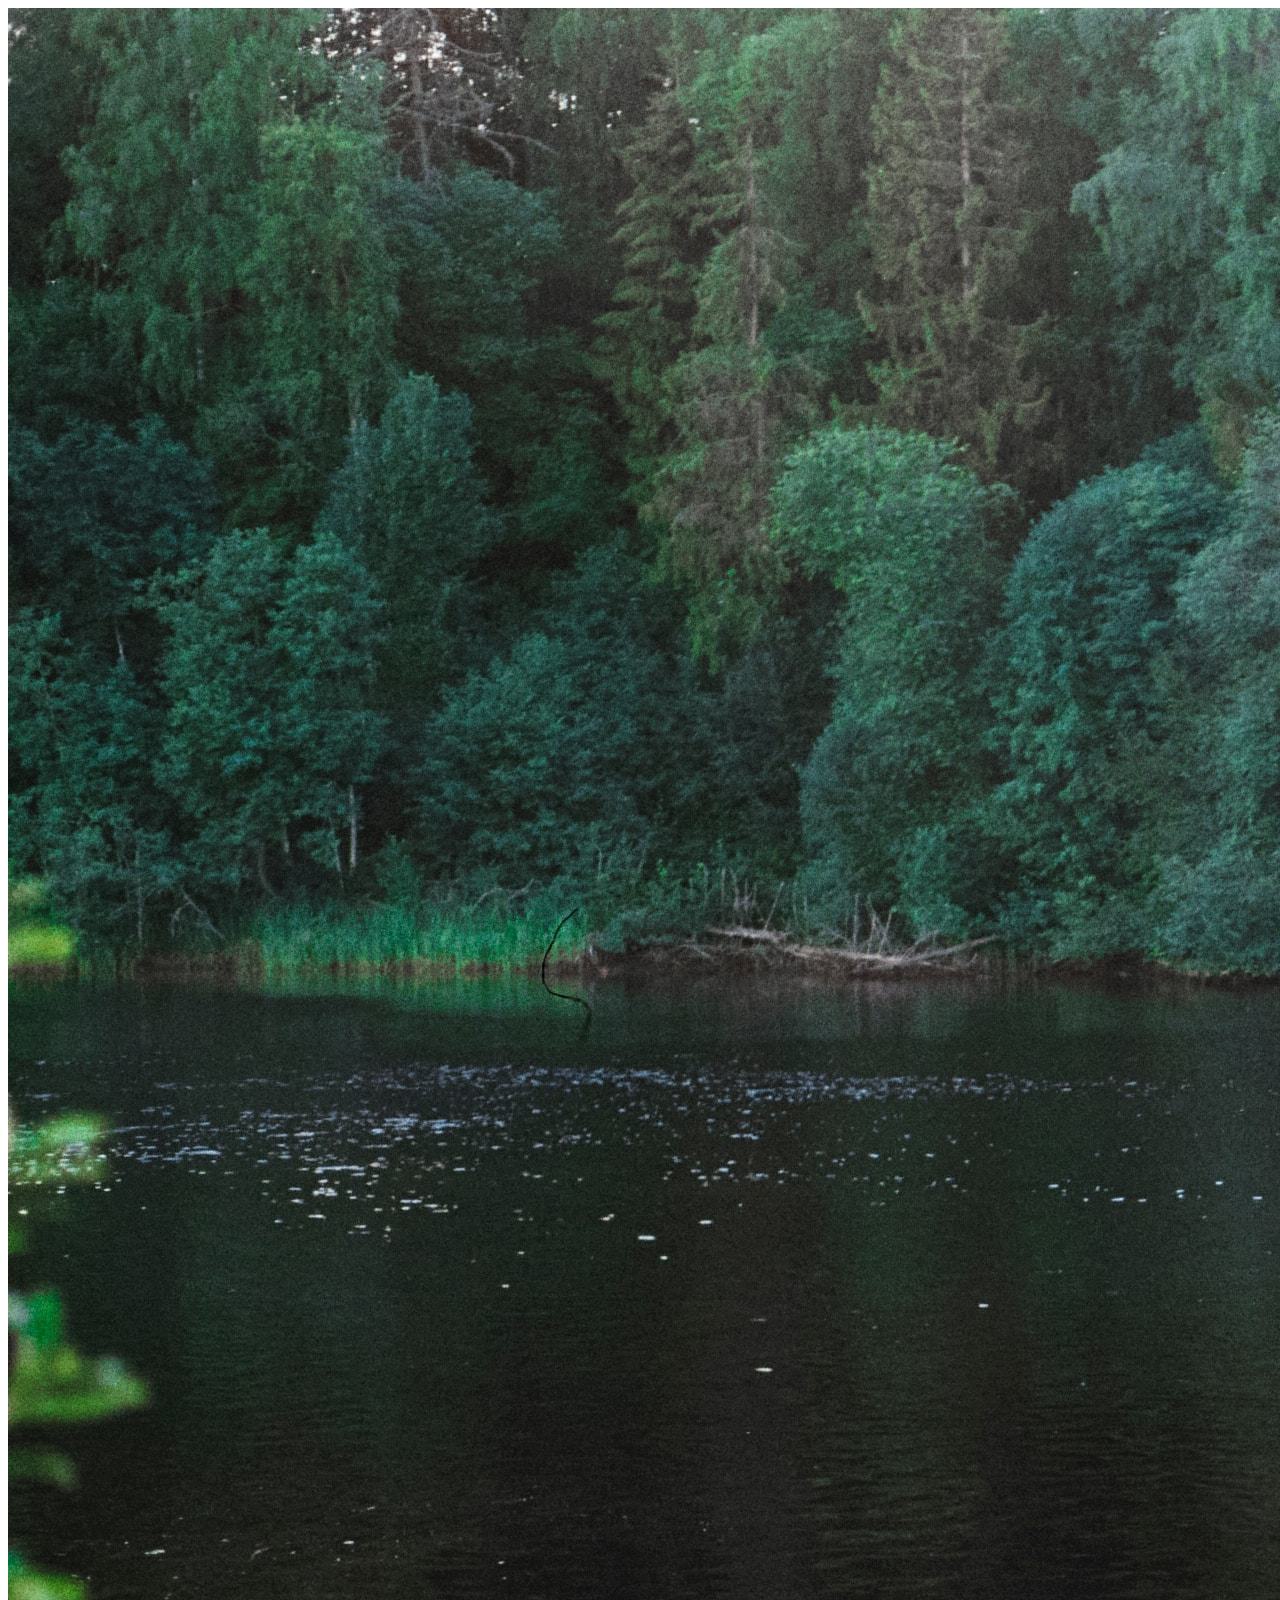
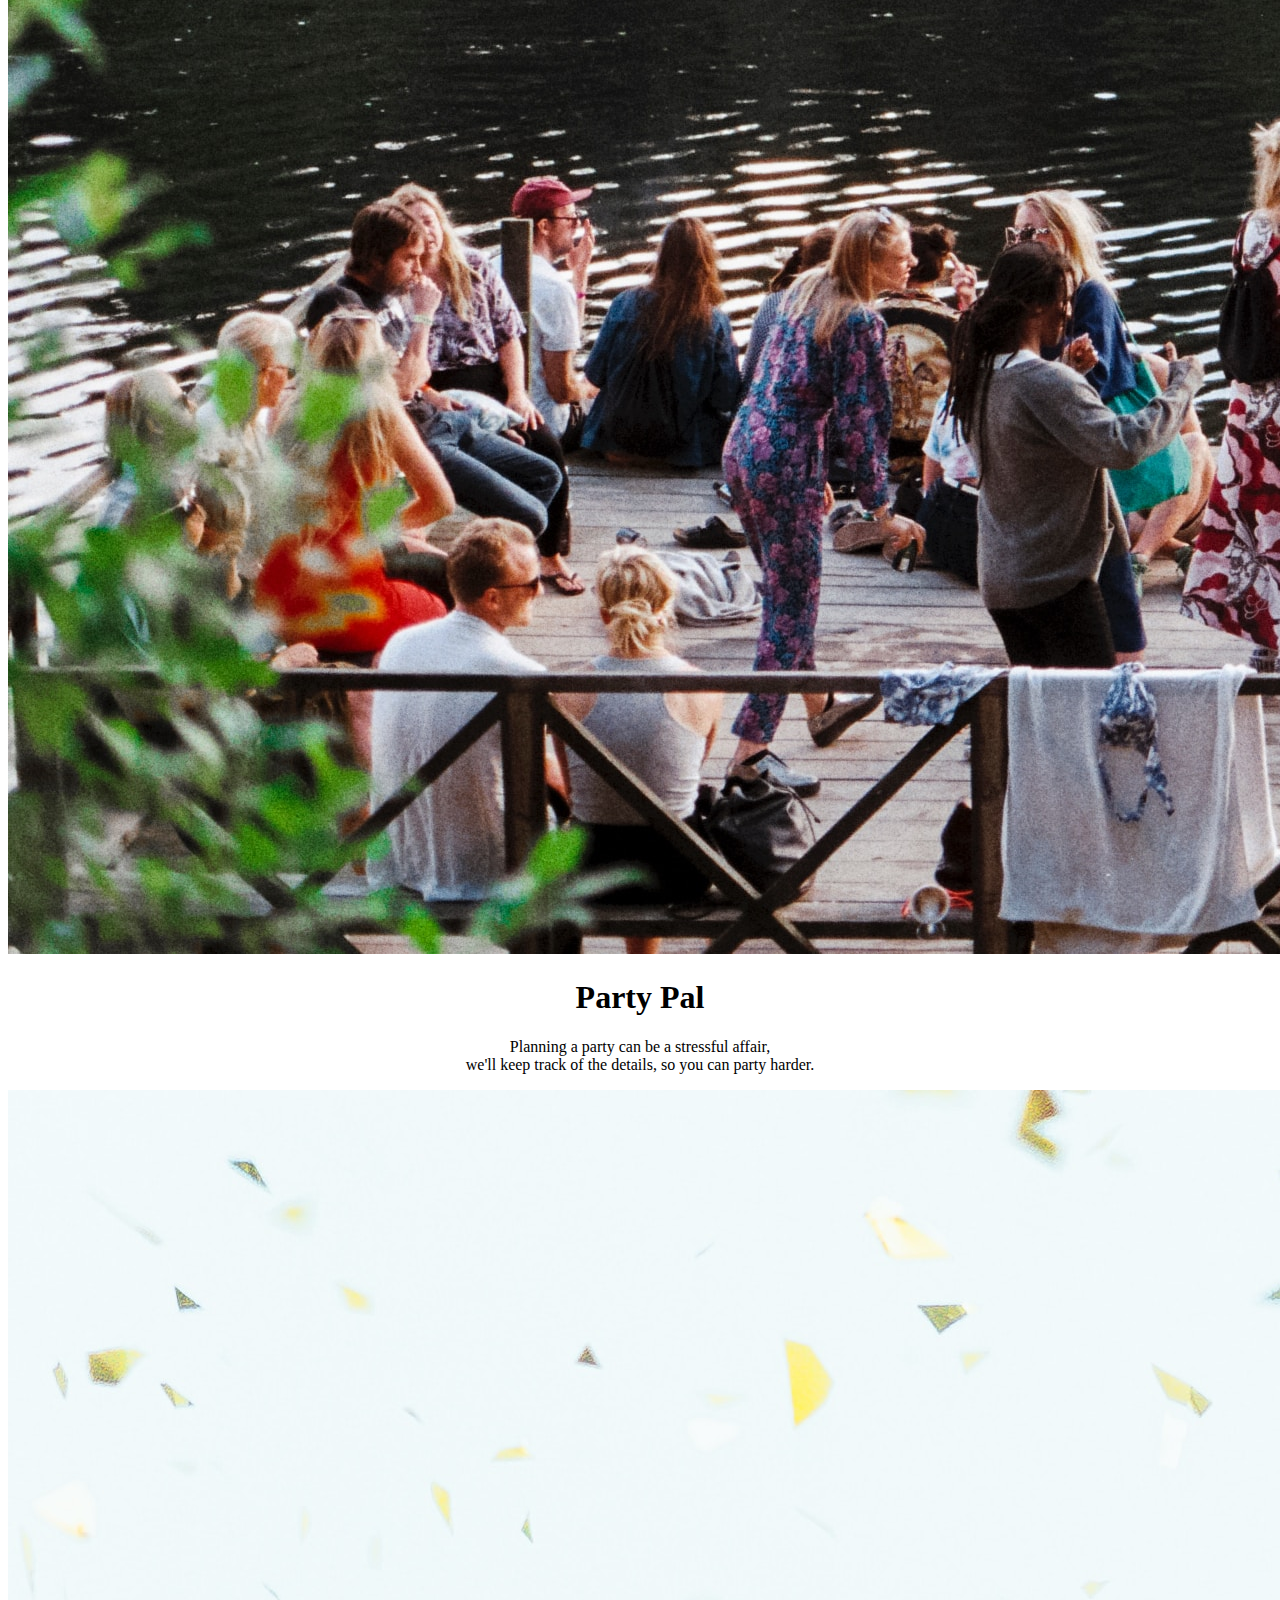
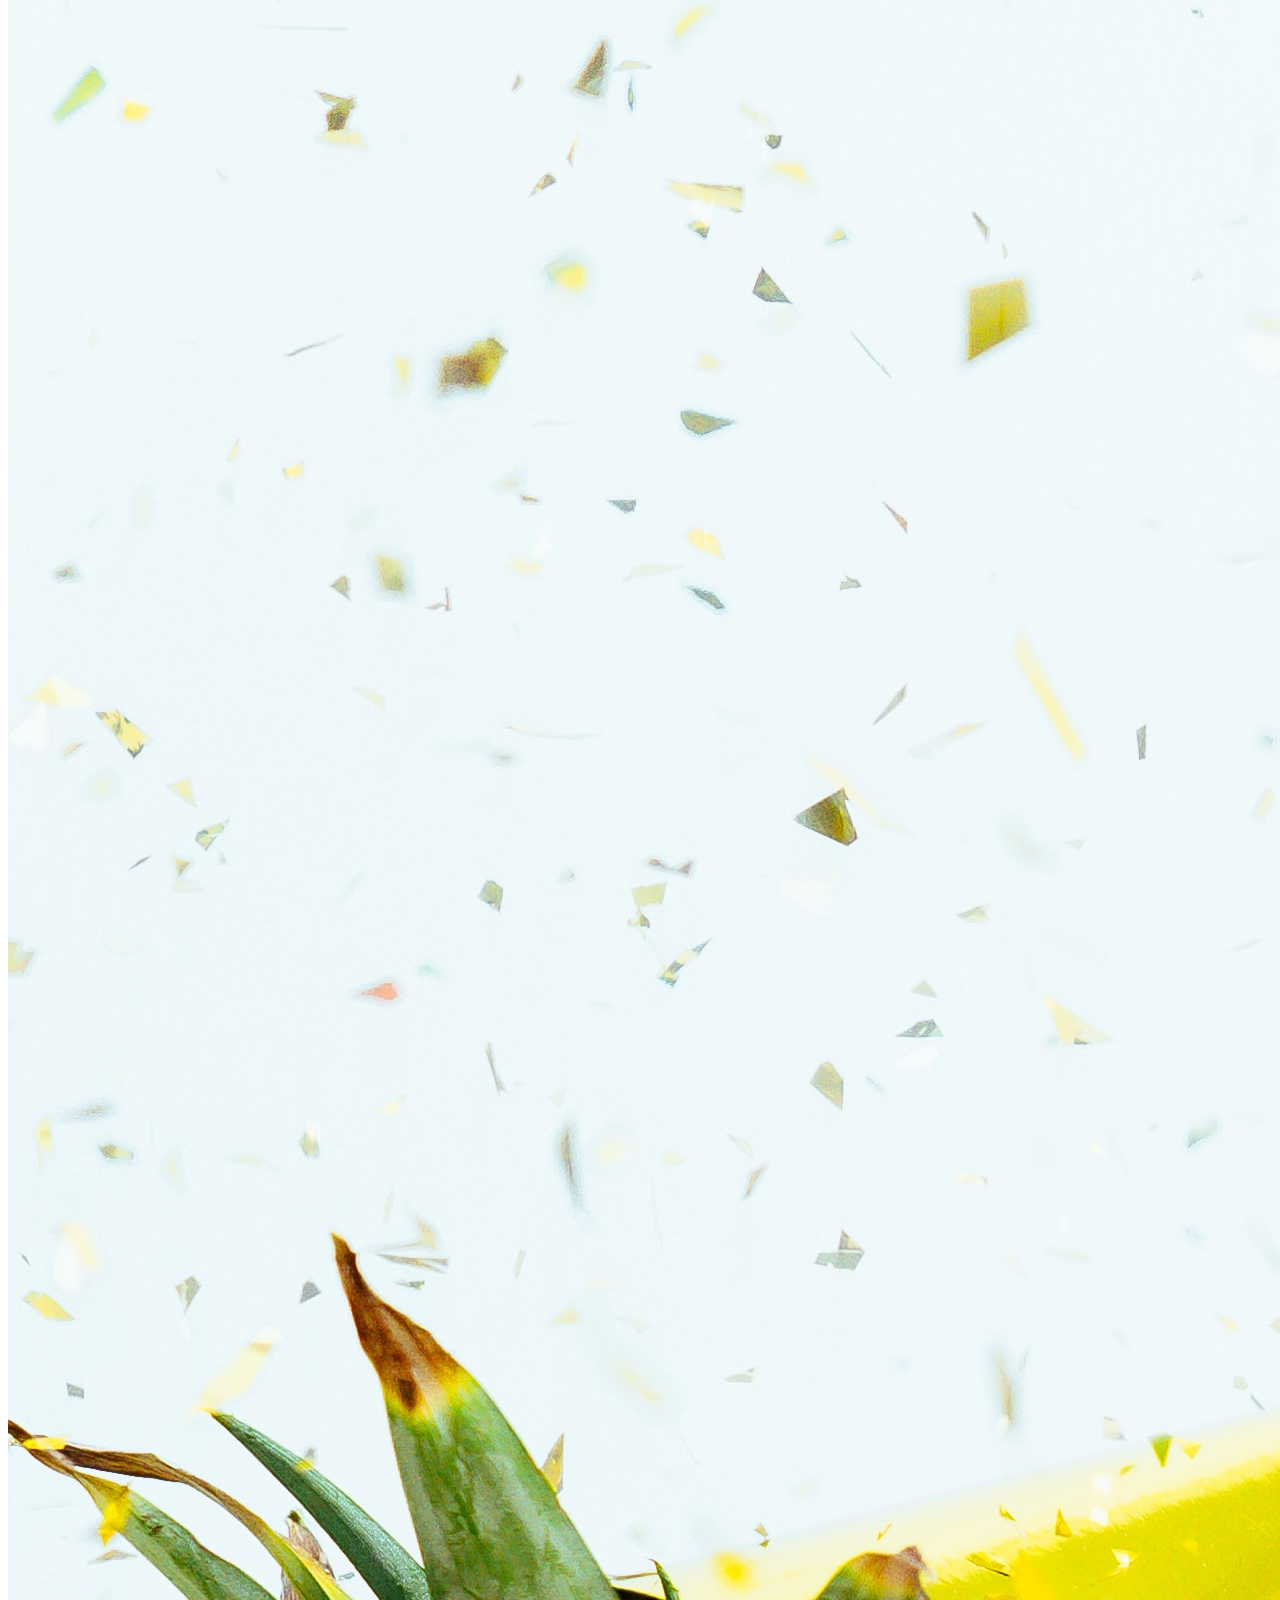
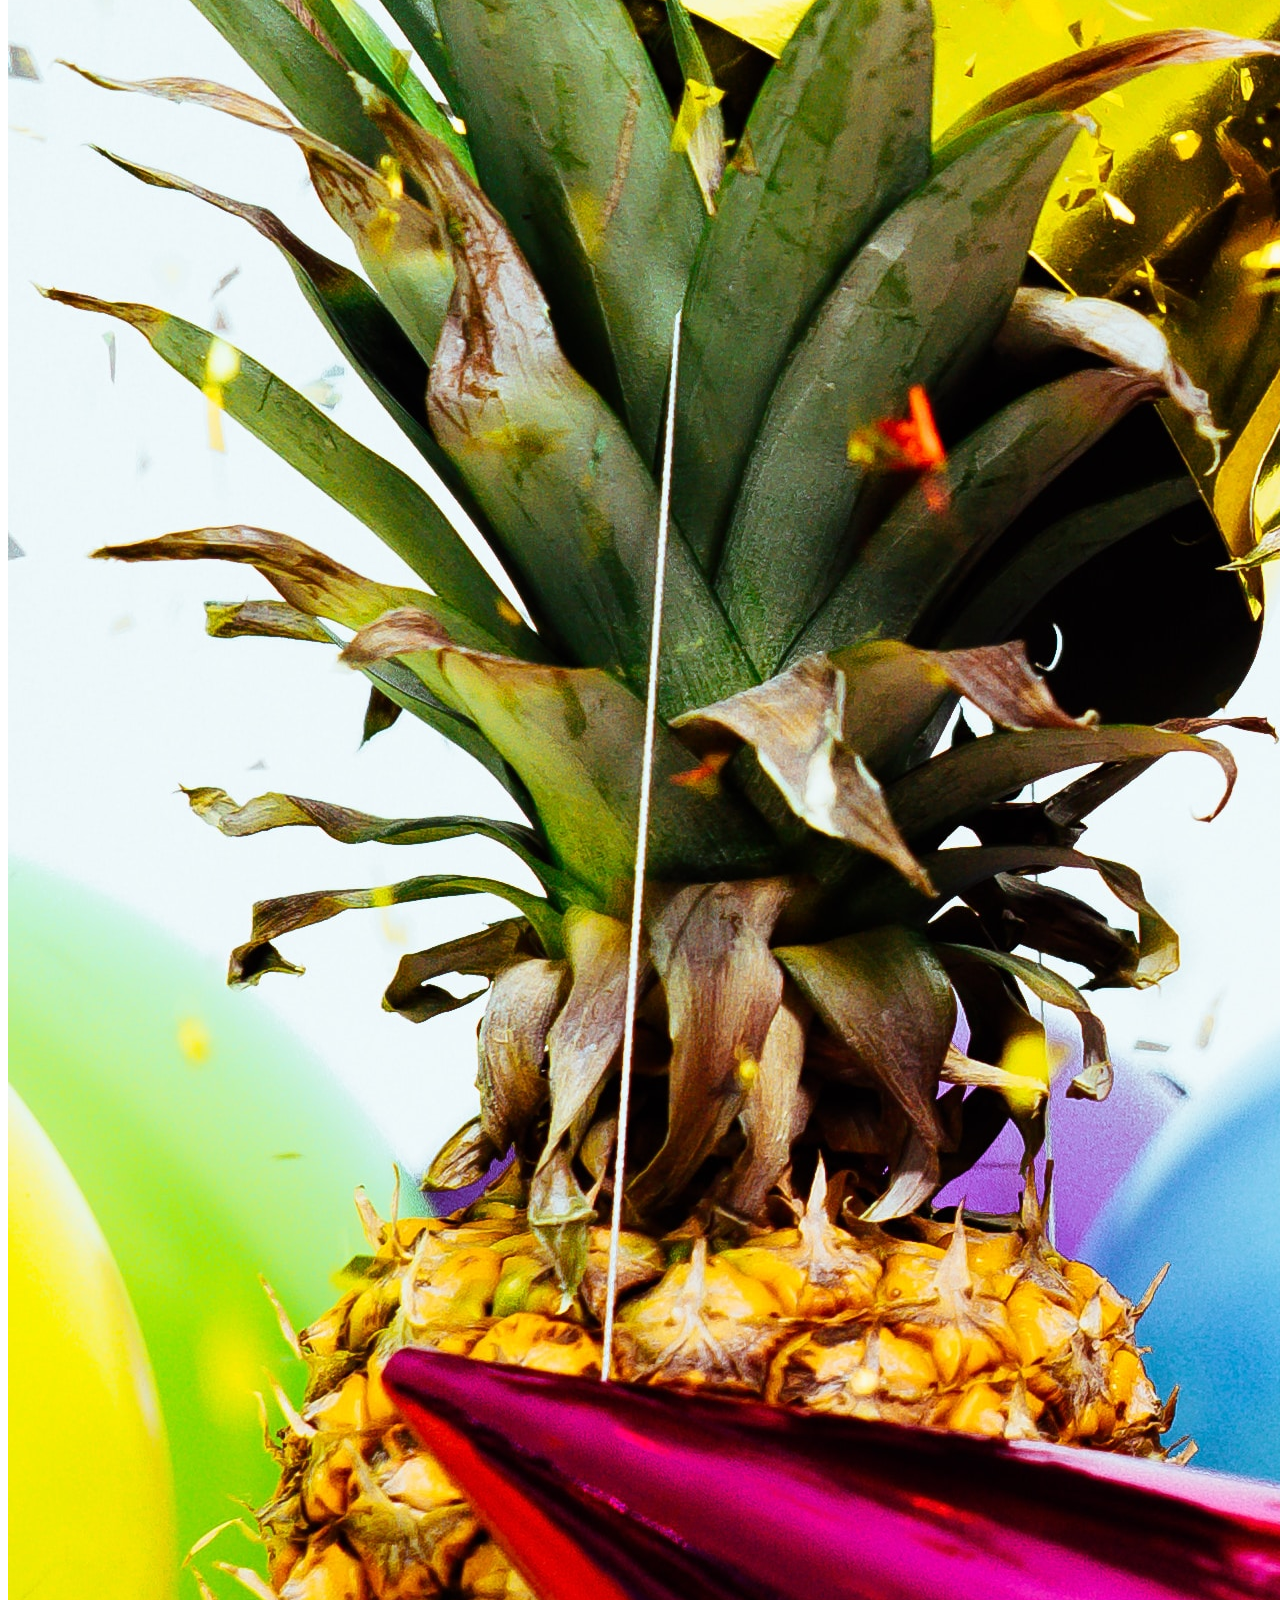
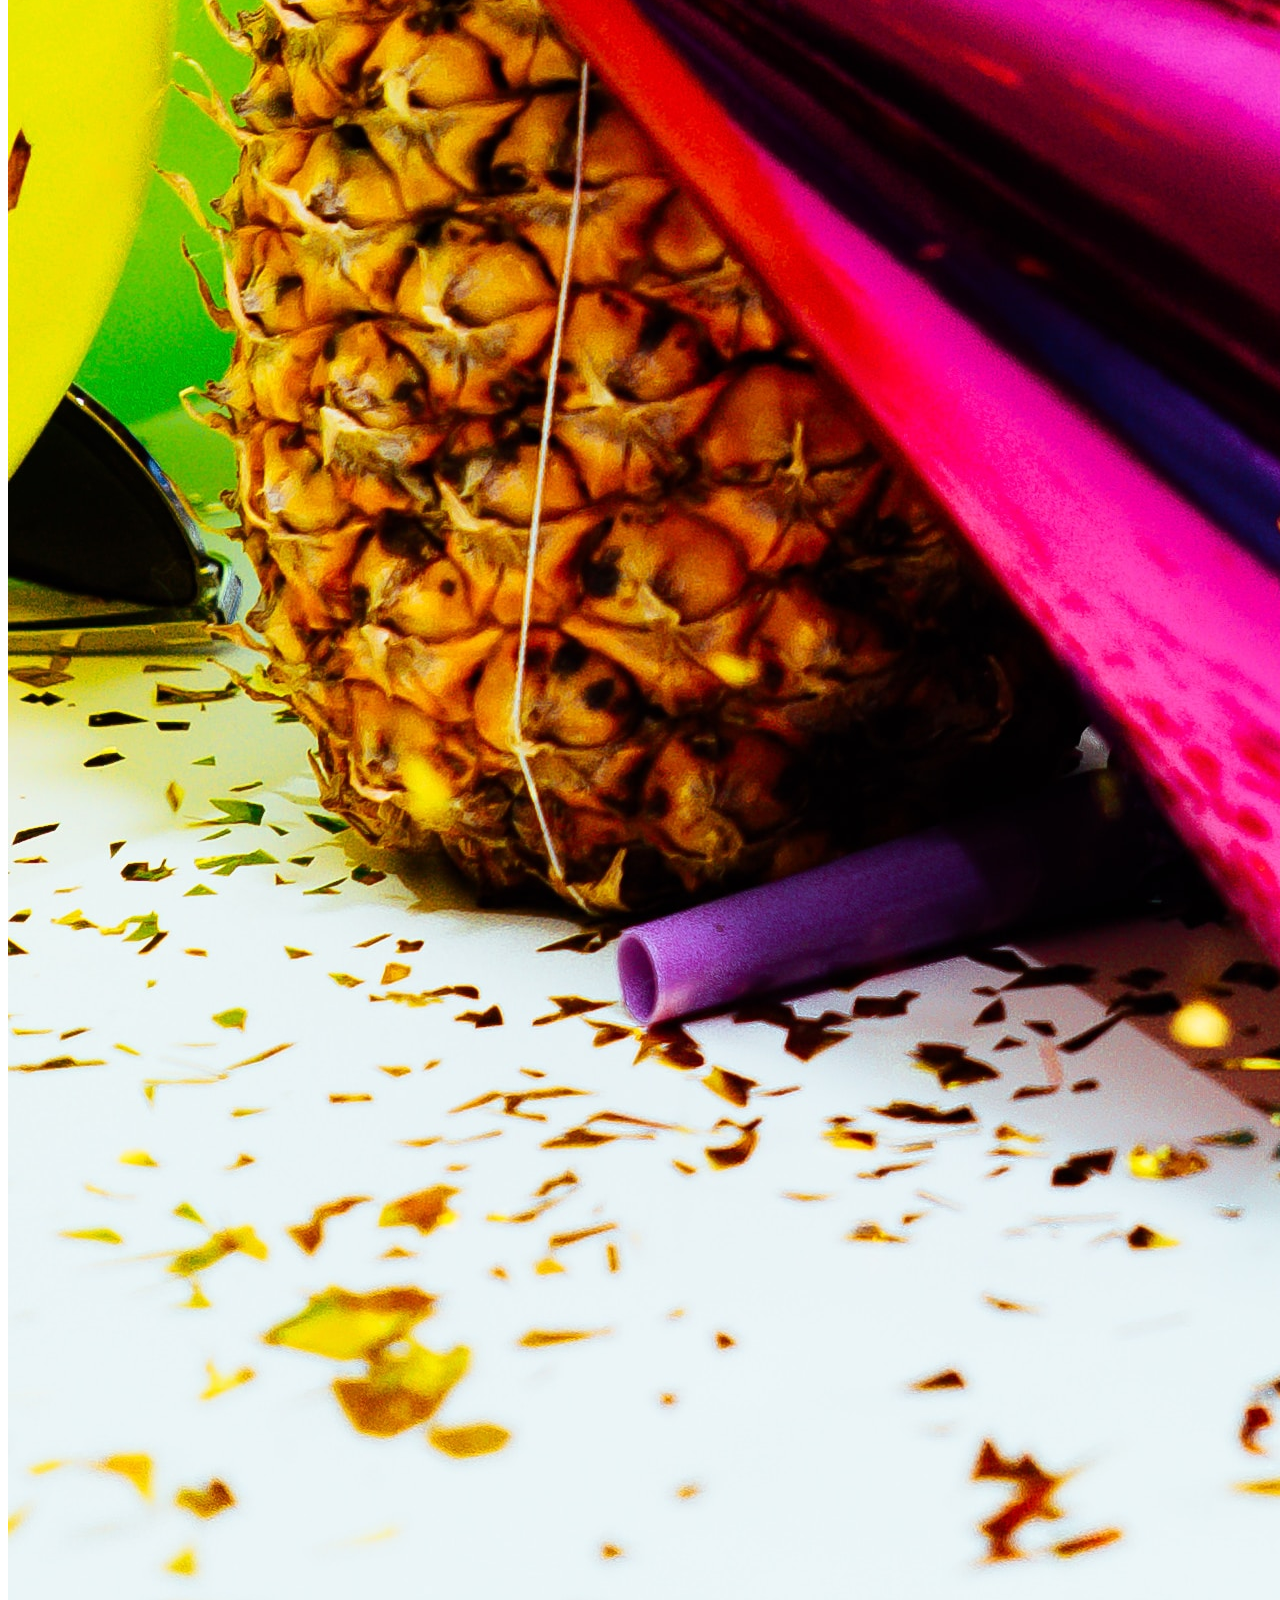
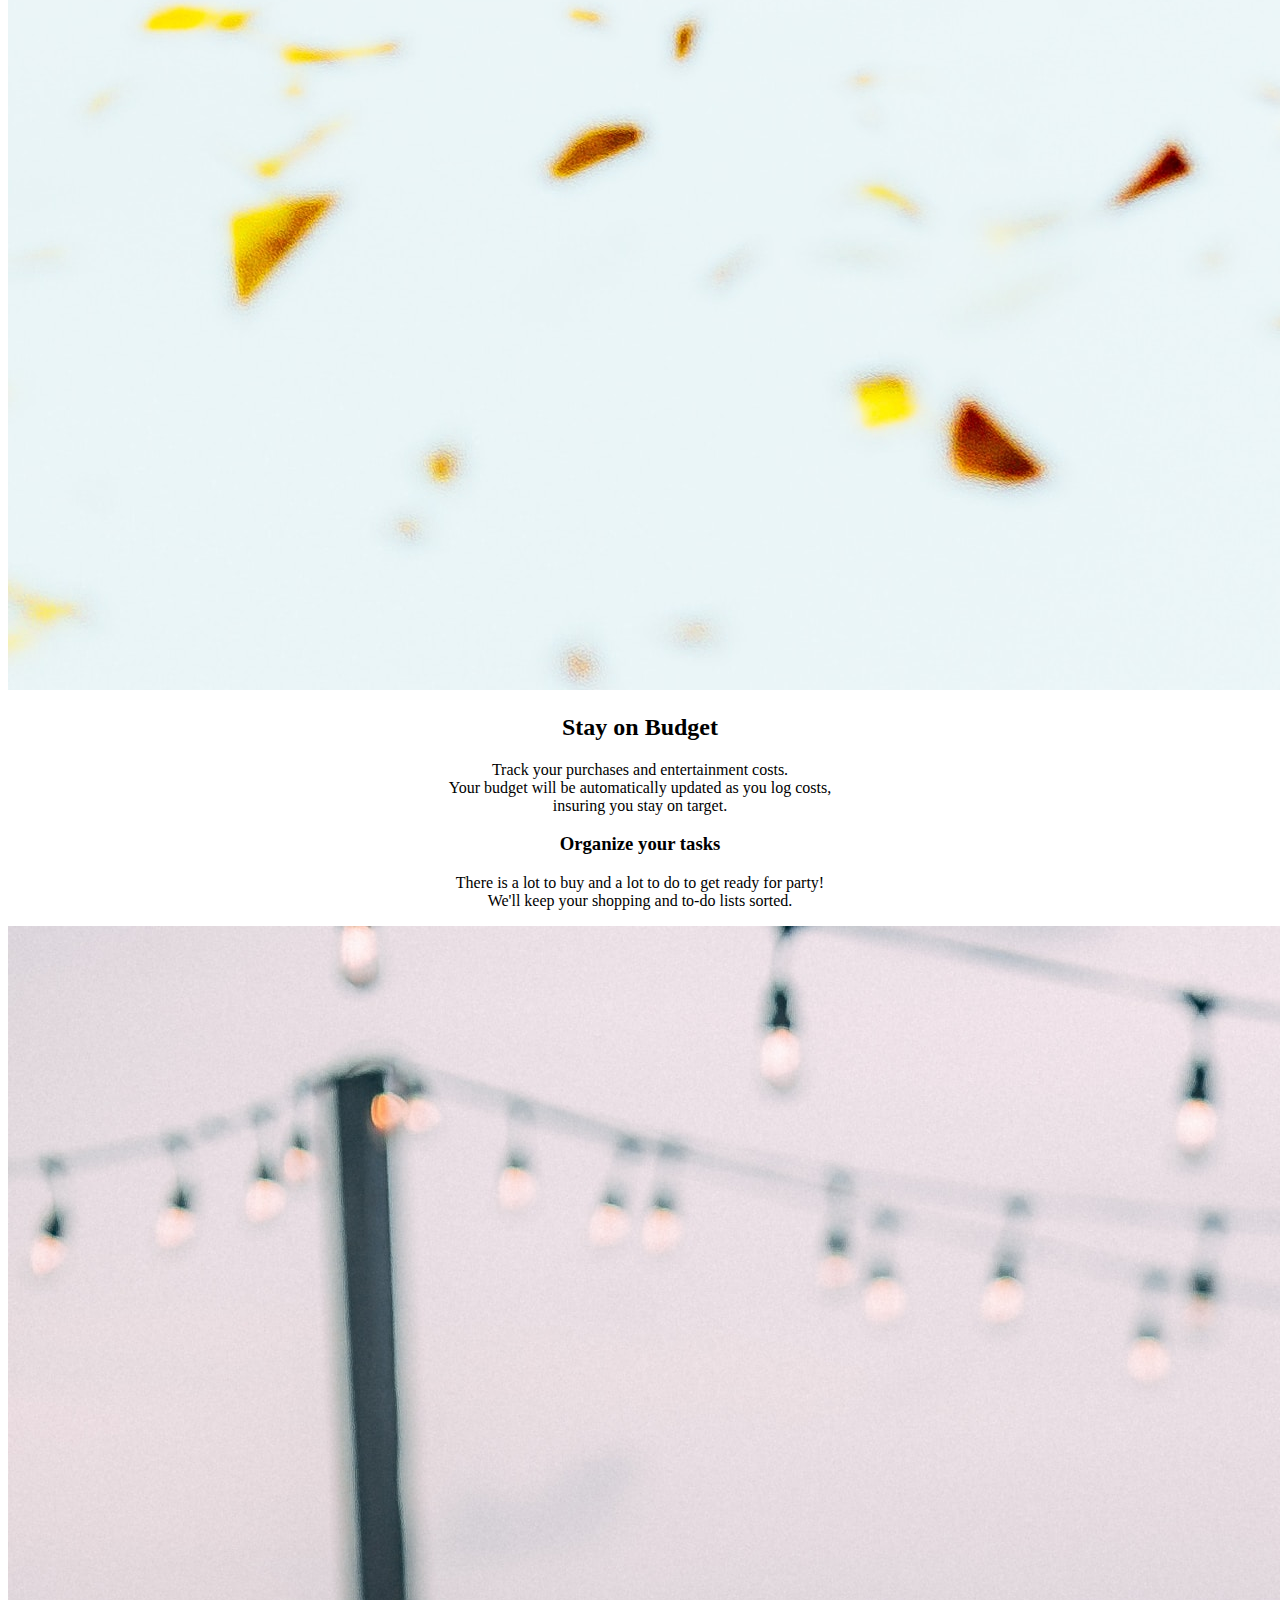
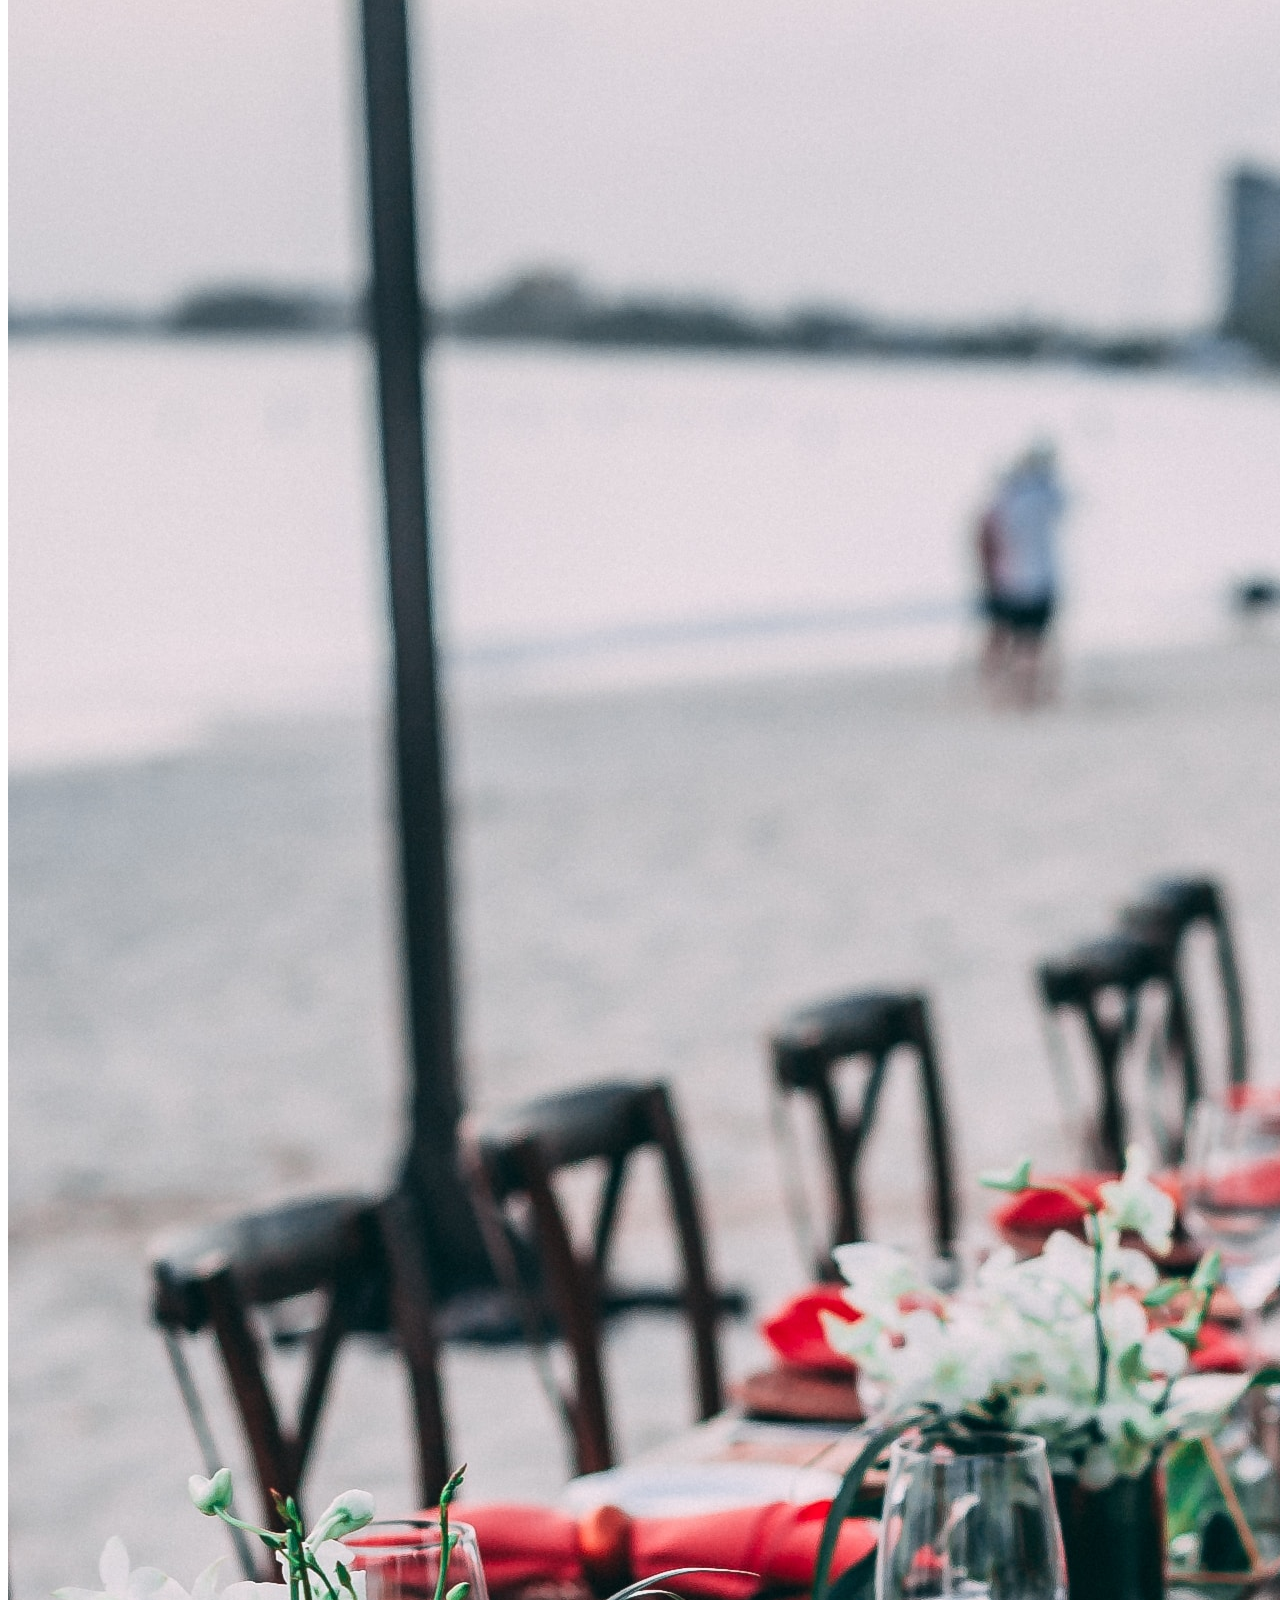
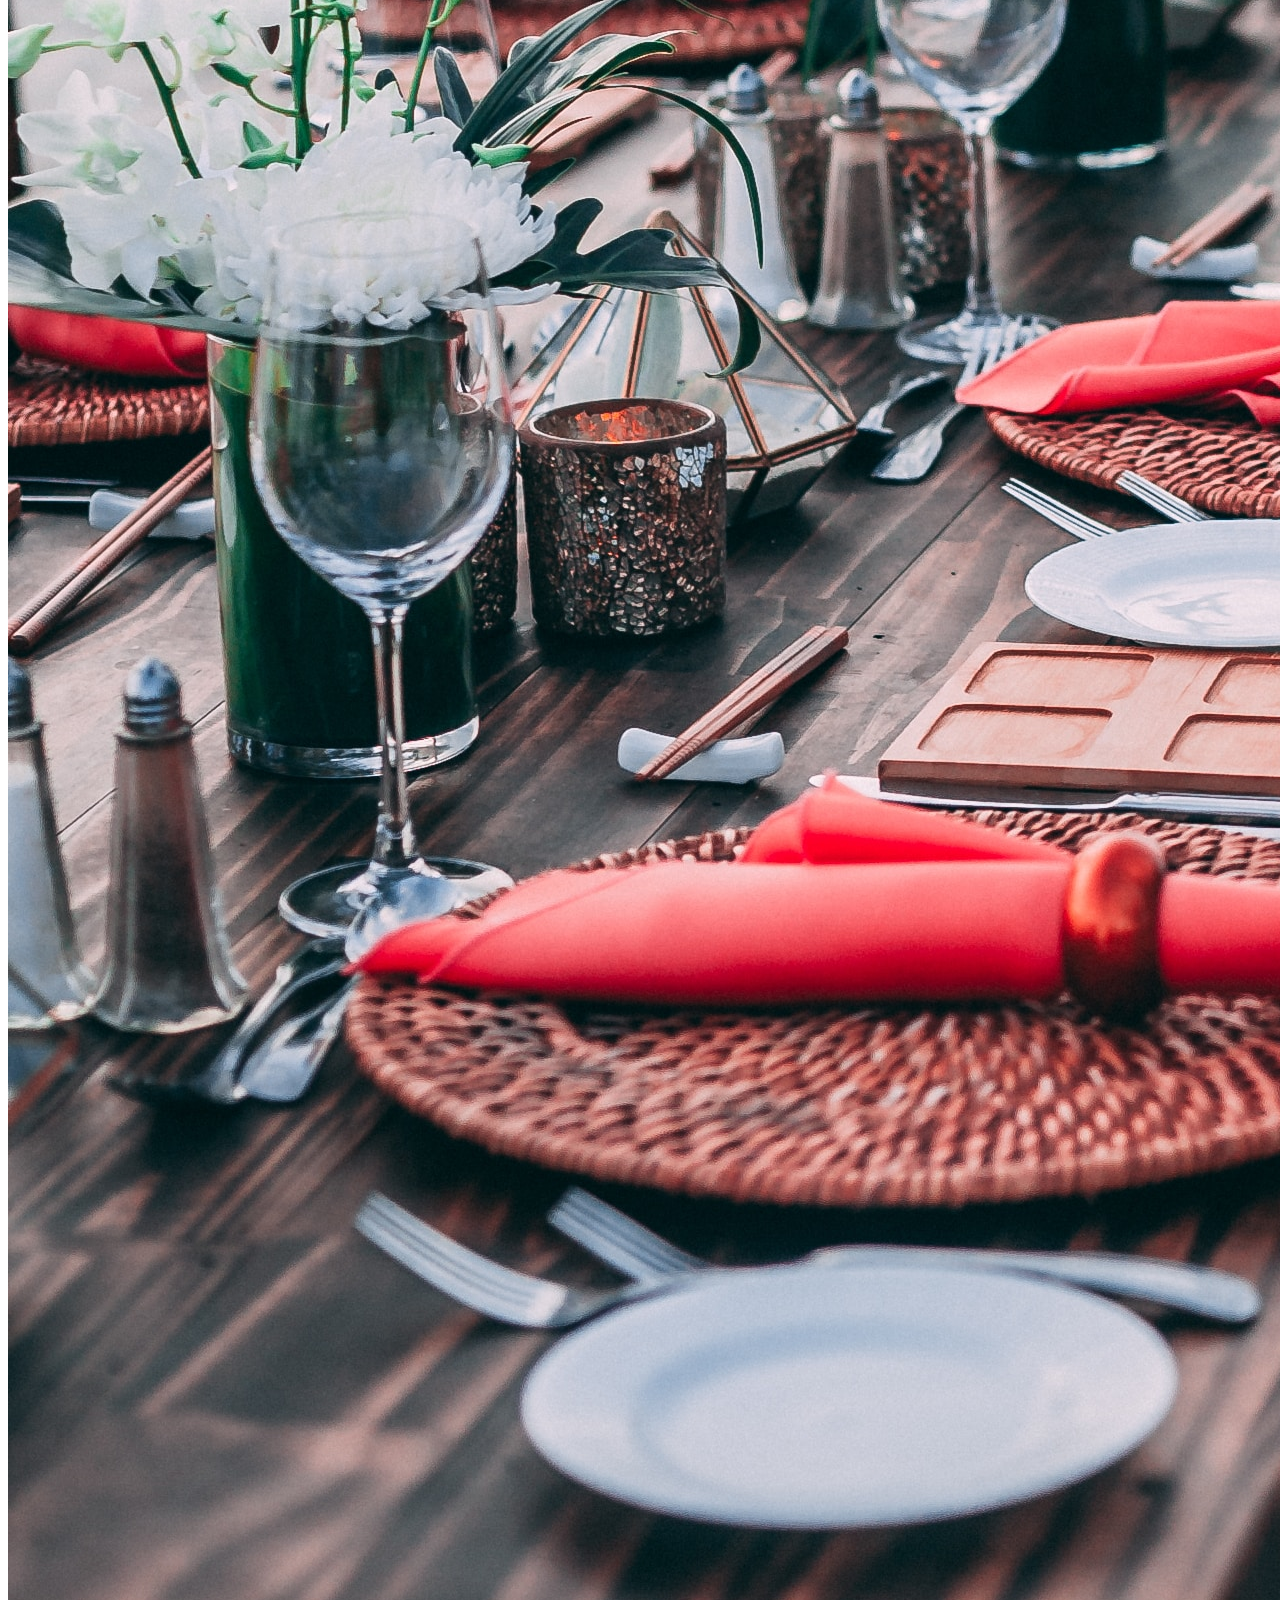
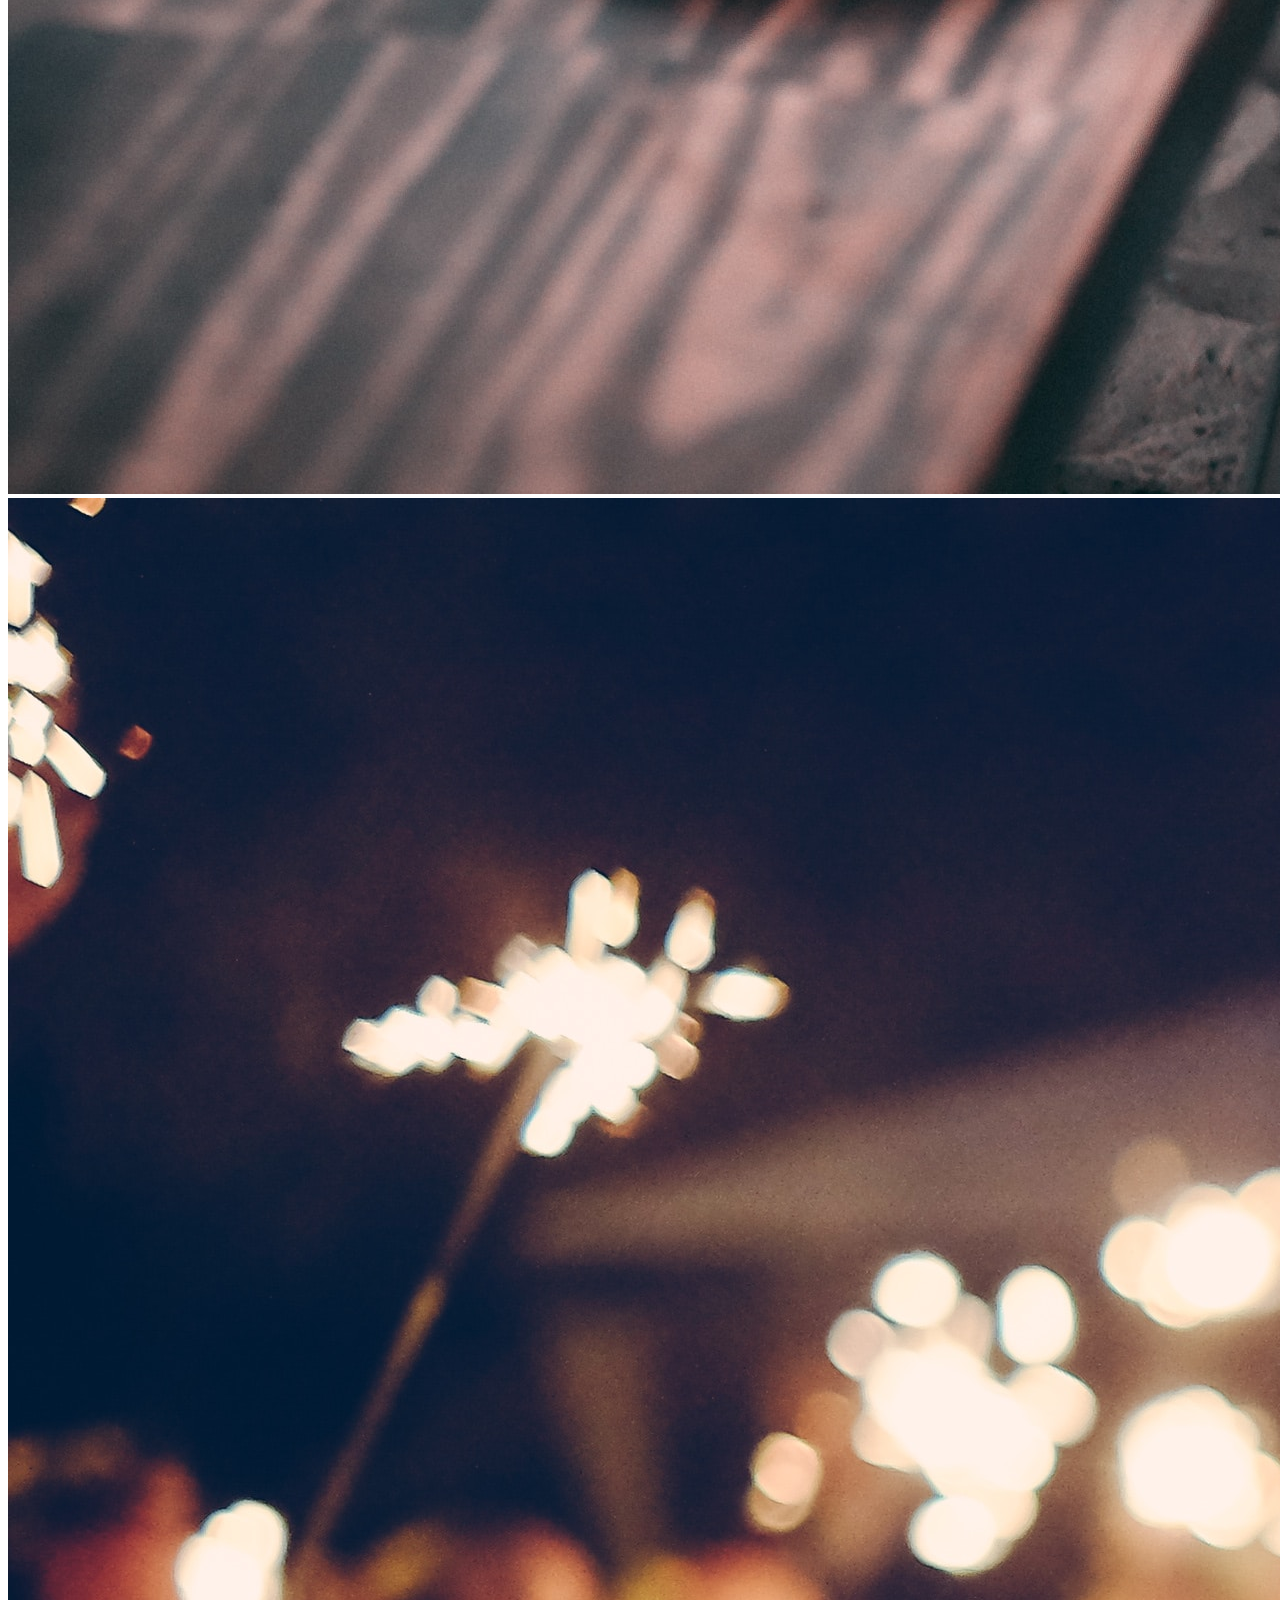
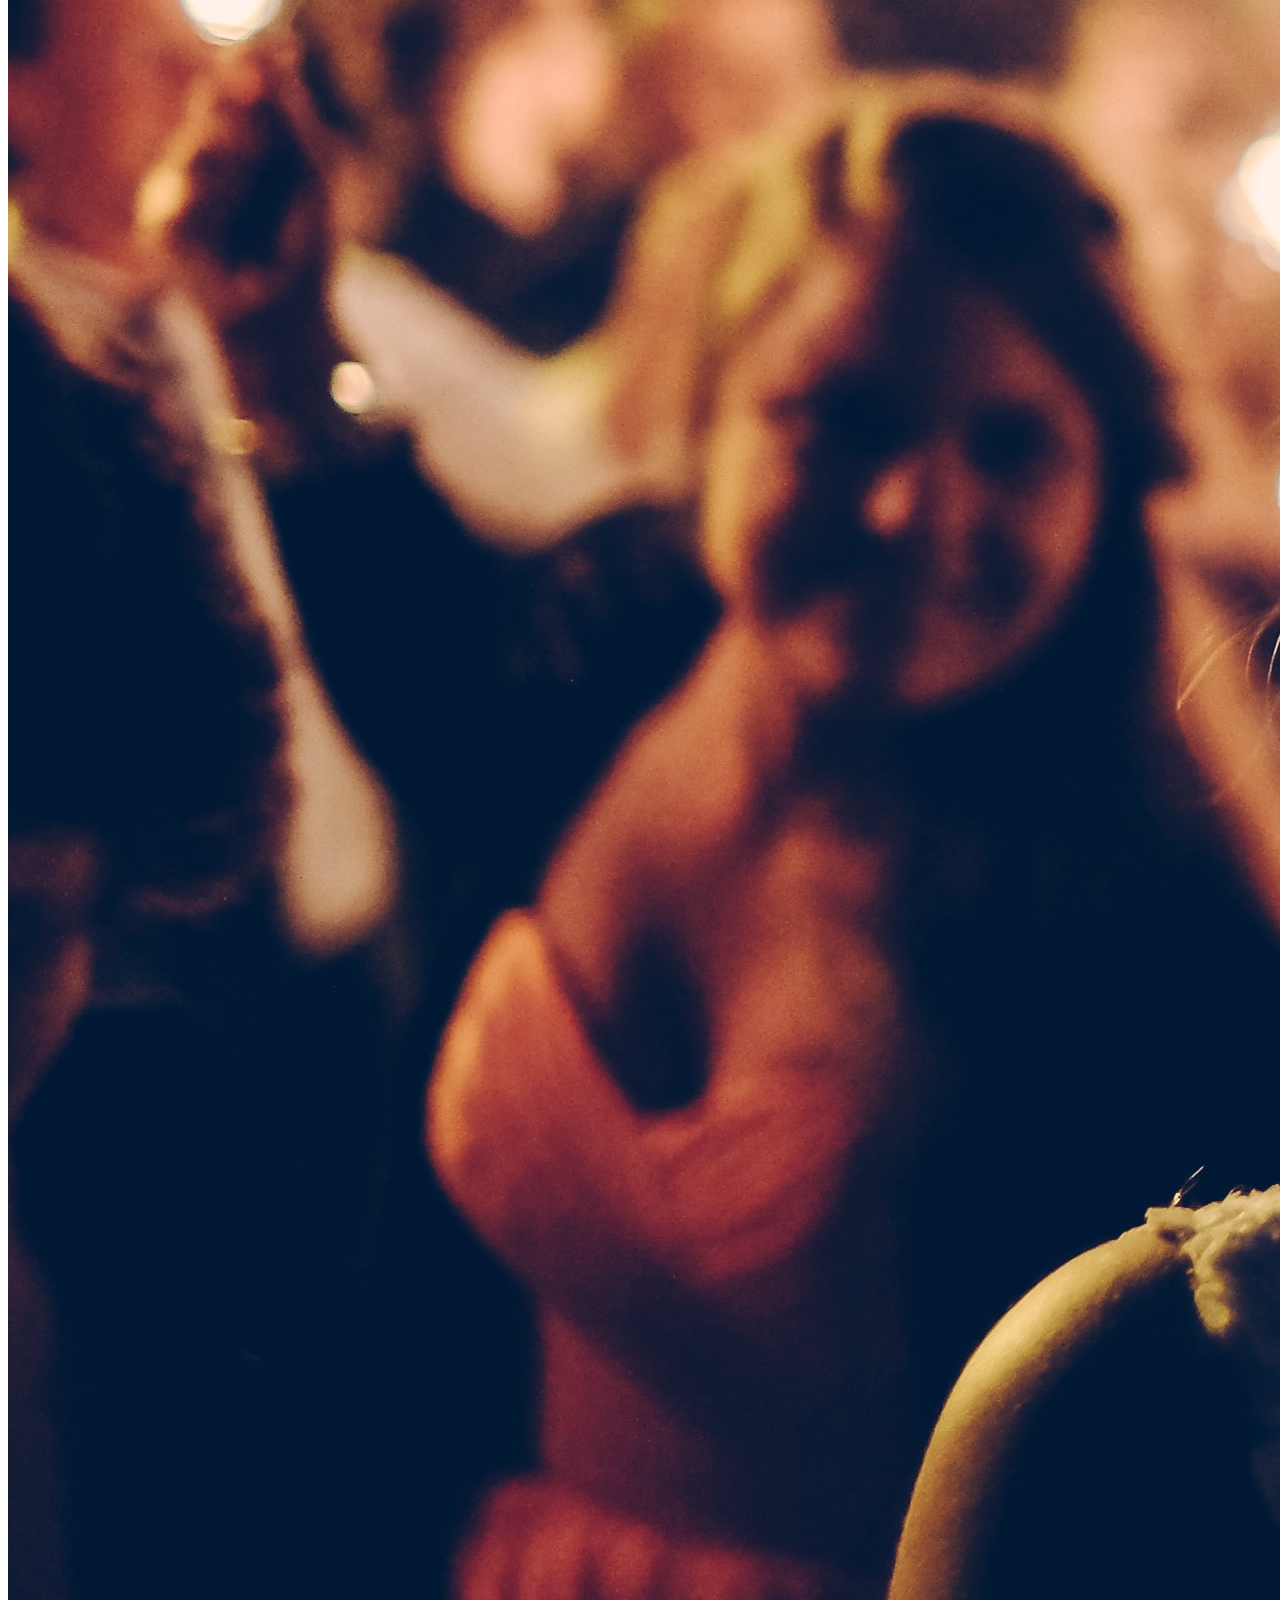
<file: index.features.html>
<!doctype html>

<html lang="en">
<head>
  <meta charset="utf-8">

  <title>Party Pal</title>
  <link rel = "stylesheet" type = "text/css" href = "index.css" />

</head>

<body>

<header>
    <section>

        <img class= "lake" src="/images/jens-johnsson-apz-nFR0NlQ-unsplash.jpg" alt="Image of People on Pier">
        <h1>Party Pal</h1>
            <p>Planning a party can be a stressful affair,<br>we'll keep track of the details, so you can party harder.</p>
    </section>

</header>

    <section>
        <div class= "budget">
            <img class= "pineapple" src="/images/pineapple-supply-co-T7h7_v4Nwao-unsplash.jpg" alt="Image of a pineaple party.">
            
            <h2>Stay on Budget</h2>
                <p>Track your purchases and entertainment costs.<br>Your budget will be automatically updated as you log costs,<br>insuring you stay on target.</p>
        </div>    
    </section>

    <section>
        <div class= "organize"></div>
            <h3>Organize your tasks</h3>
                <p>There is a lot to buy and a lot to do to get ready for party!<br>We'll keep your shopping and to-do lists sorted.</p>
    
            <img class= "table" src="/images/marc-babin-aQWmCH_b3MU-unsplash.jpg" alt="Image of a table.">

        </div>
    </section>

    <section>
        <div class= "theme"></div>
            <img class= "wedding" src="/images/andreas-ronningen-S2YssLw97l4-unsplash.jpg" alt="Image of a wedding.">

            <h4>Don't cross the themes!</h4>
                <p>Track multiple parties simultaneously and keep the themes,<br>entertainment and venues from getting confused.</p>
        </div>
    </section>

<footer>Some words here</footer>
</body>
</file>
<file: index.css>
body {
    text-align: center;







.budget (
    
)






}
</file>
